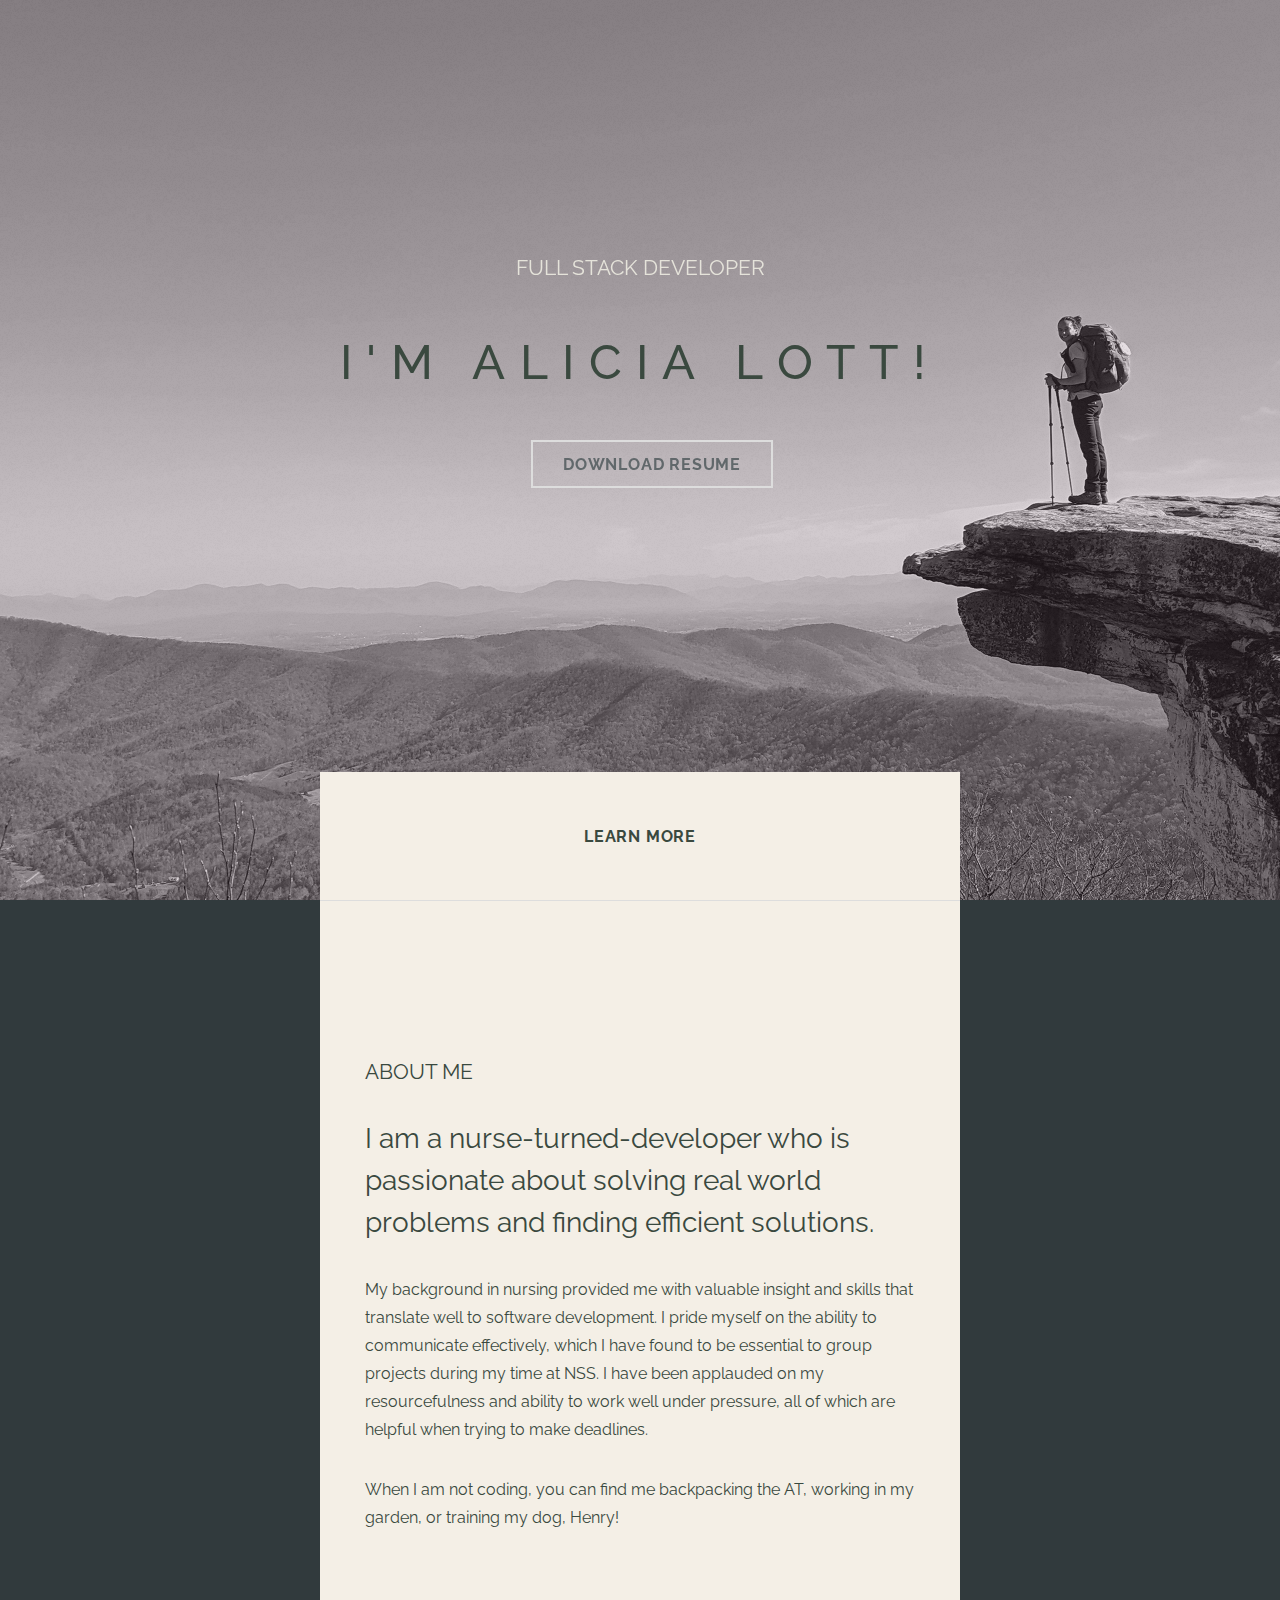
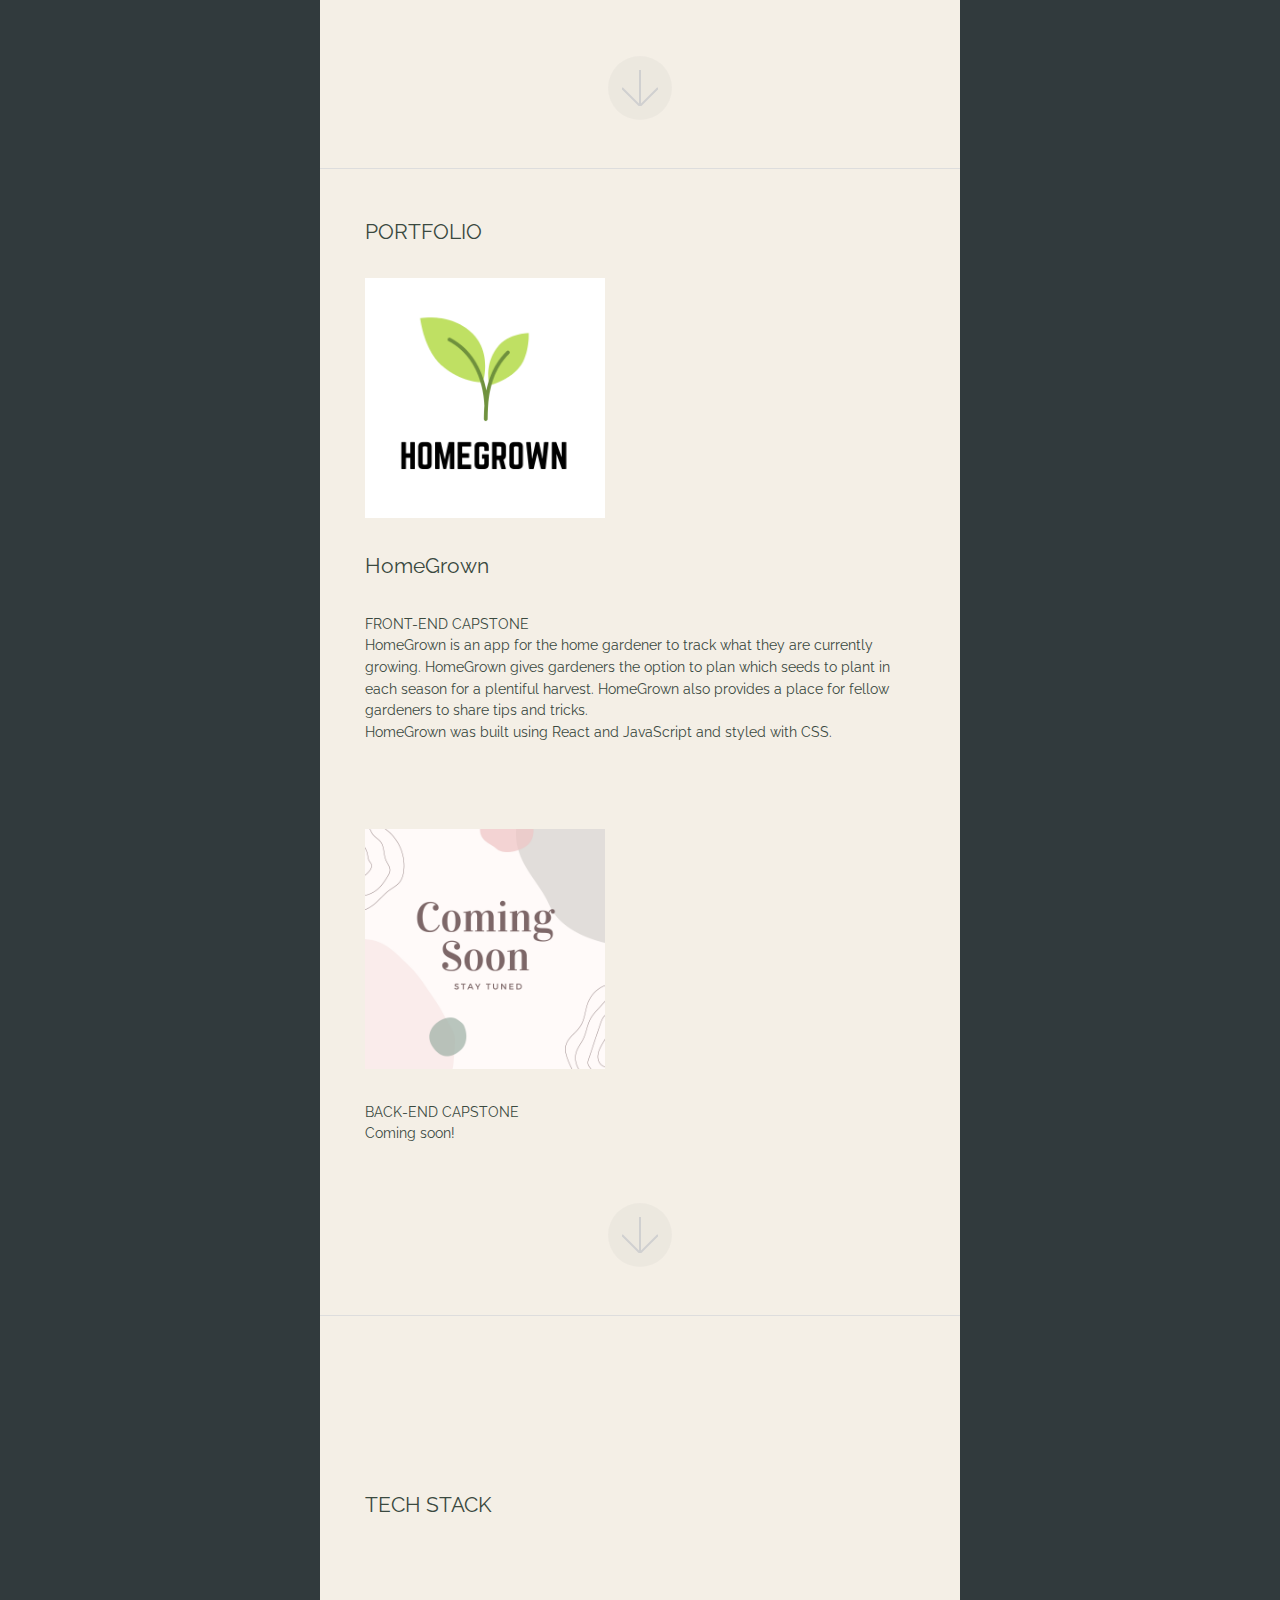
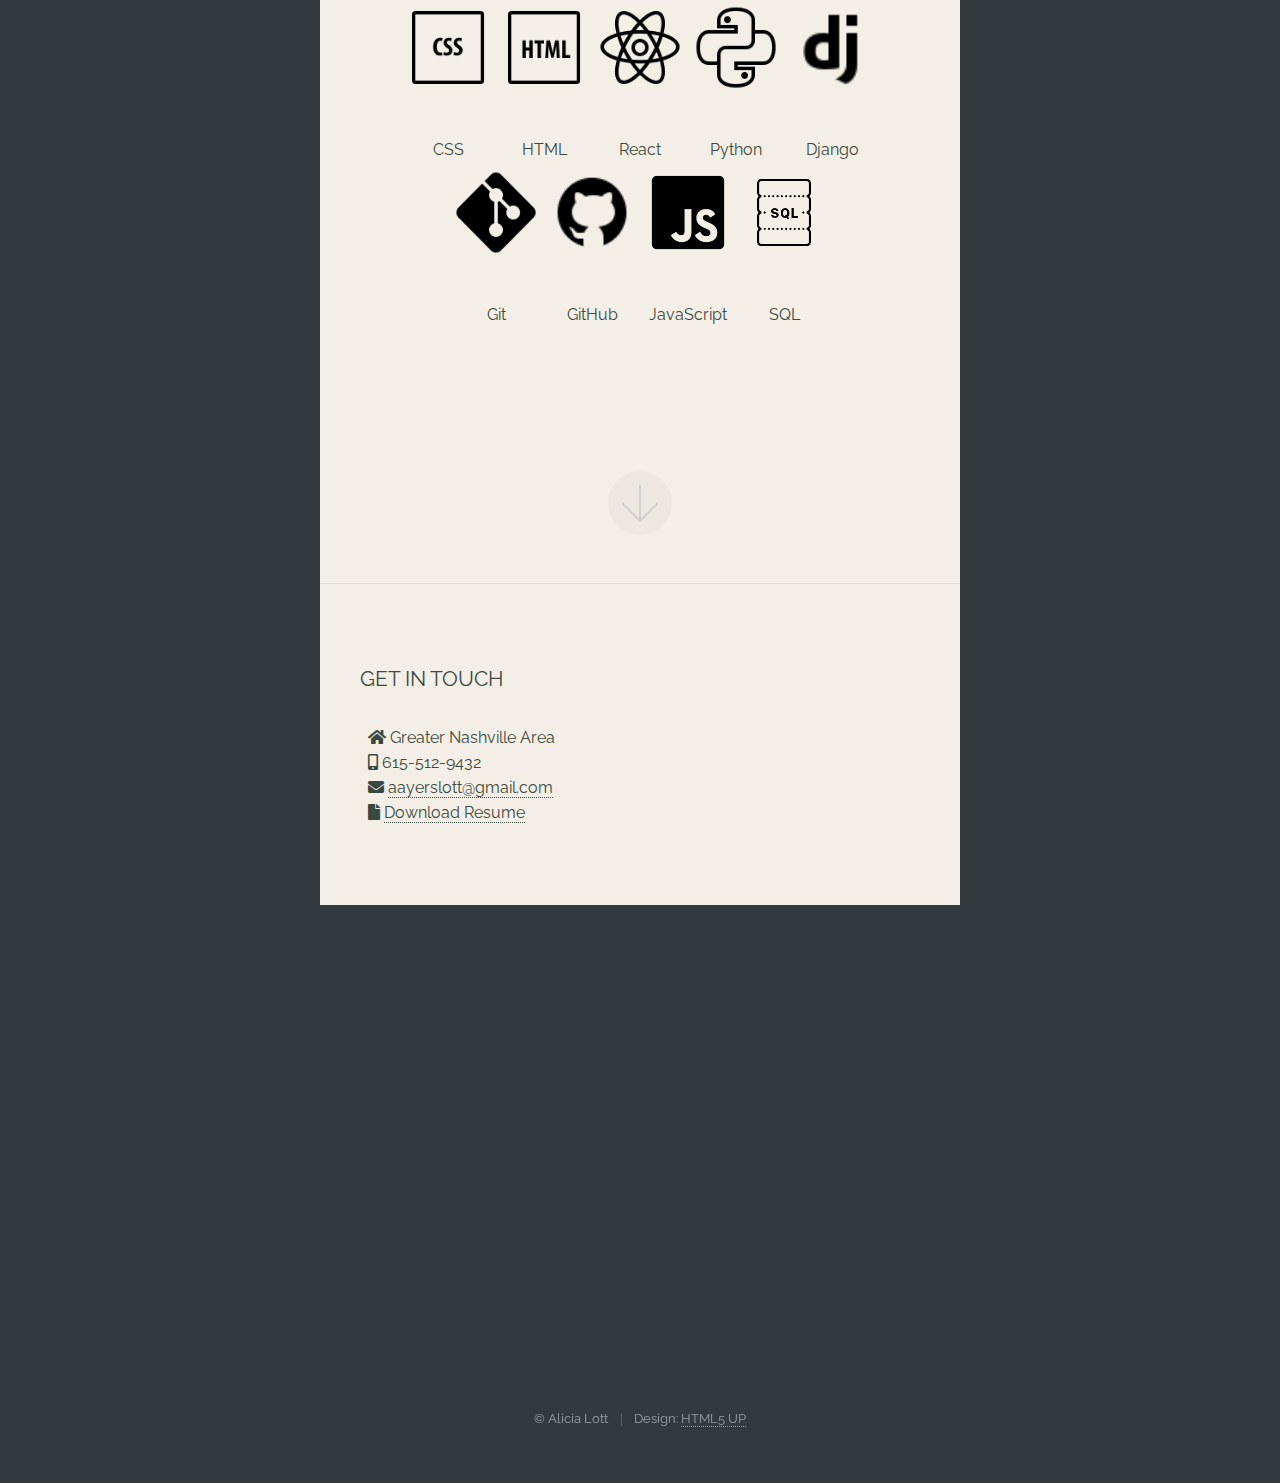
<file: index.html>
<!DOCTYPE HTML>
<!--
	Highlights by HTML5 UP
	html5up.net | @ajlkn
	Free for personal and commercial use under the CCA 3.0 license (html5up.net/license)
-->
<html>
	<head>
		<title>Alicia Lott</title>
		<meta charset="utf-8" />
		<meta name="viewport" content="width=device-width, initial-scale=1, user-scalable=no" />
		<link rel="stylesheet" href="assets/css/main.css" />
	</head>
	<body class="is-preload">

		<!-- Header -->
			<section id="header">
				<header class="major">
					<h3>FULL STACK DEVELOPER</h3>
					<h1>I'm Alicia Lott!</h1>
						<ul class="resume">
						<li><a href="images/alicia_lott_resume.pdf" class="button" target="_blank">Download Resume</a></li>
						</ul>
				</header>
				<div class="container">
					<ul class="actions special">
						<li><a href="#one" class="button primary scrolly">Learn More</a></li>
					</ul>
				</div>
			</section>

		<!-- One -->
			<section id="one" class="main special">
				<div class="container">
					<div class="content">
						<header class="minor">
							<h3>ABOUT ME</h3>
							<h2>I am a nurse-turned-developer who is passionate about solving real world problems and finding efficient solutions.</h2>
						</header>
						<p>My background in nursing provided me with valuable insight and skills that translate well to software development. I pride myself on the ability to communicate effectively, which I have found to be essential to group projects during my time at NSS. I have been applauded on my resourcefulness and ability to work well under pressure, all of which are helpful when trying to make deadlines.</p>
						<p>When I am not coding, you can find me backpacking the AT, working in my garden, or training my dog, Henry!</p>
					</div>
						<a href="#two" class="goto-next scrolly">Next</a>
				</div>
			</section>

		<!-- Two -->
			<section id="two" class="main special">
				<div class="container">
					<div class="content">
						<header class="minor">
							<h3>PORTFOLIO</h3>
						</header>
							<article class="project-portfolio">
								<a href="https://github.com/alic-ayer-lott/home-grown" class="image fit thumb"><img src="images/HomeGrown.png" alt="HomeGrown Logo" /></a>
								<h3>HomeGrown</h3>
								<h5>FRONT-END CAPSTONE</h5>
								<h5>HomeGrown is an app for the home gardener to track what they are currently growing. HomeGrown gives gardeners the option to plan which seeds to plant in each season for a plentiful harvest. HomeGrown also provides a place for fellow gardeners to share tips and tricks.
								</h5>
								<h4>HomeGrown was built using React and JavaScript and styled with CSS.<h4/>
							</article>
							<article class="project-portfolio">
								<a href="images/Coming.png" class="image fit thumb"><img src="images/Coming.png" alt="Coming Soon Logo" /></a>
								<h5>BACK-END CAPSTONE</h5>
								<h4>Coming soon!</h4>
							</article>

					</div>
					<a href="#three" class="goto-next scrolly">Next</a>
				</div>
			</section>

		<!-- Three -->
			<section id="three" class="main special technologies">
				<div class="container">
					<div class="content">
						<header class="tech-stack">
							<h3>TECH STACK</h3>
						</header>
						<div class="icons-grid logo-div">
							<div class="logo">
								<img class="img" src="images/css.png" alt="CSS logo">
								<p>CSS</p>
							</div>
							<div class="logo">
								<img class="img" src="images/html.png" alt="HTML logo">
								<p>HTML</p>
							</div>
							<div class="logo">
								<img class="img" src="images/react-native.png" alt="React logo">
								<p>React</p>
							</div>
							<div class="logo">
								<img class="img" src="images/python.png" alt="Python logo">
								<p>Python</p>
							</div>
							<div class="logo">
								<img class="img" src="images/django.png" alt="Django logo">
								<p>Django</p>
							</div>
							<div class="logo">
								<img class="img" src="images/git.png" alt="Git logo">
								<p>Git</p>
							</div>
							<div class="logo">
								<img class="img" src="images/github.png" alt="GitHub logo">
								<p>GitHub</p>
							</div>
							<div class="logo">
								<img class="img" src="images/javascript.png" alt="JavaScript logo">
								<p>JavaScript</p>
							</div>
							<div class="logo">
								<img class="img" src="images/sql.png" alt="SQL logo">
								<p>SQL</p>
							</div>
						</div>
						</div>
					</div>
					<a href="#footer" class="goto-next scrolly">Next</a>
				</div>
			</section>

		<!-- Four -->
		<!--
			<section id="four" class="main">
				<div class="container">
					<div class="content">
						<header class="major">
							<h2>Elements</h2>
						</header>
						<section>
							<h4>Text</h4>
							<p>This is <b>bold</b> and this is <strong>strong</strong>. This is <i>italic</i> and this is <em>emphasized</em>.
							This is <sup>superscript</sup> text and this is <sub>subscript</sub> text.
							This is <u>underlined</u> and this is code: <code>for (;;) { ... }</code>. Finally, <a href="#">this is a link</a>.</p>
							<hr />
							<header>
								<h4>Heading with a Subtitle</h4>
								<p>Lorem ipsum dolor sit amet nullam id egestas urna aliquam</p>
							</header>
							<p>Nunc lacinia ante nunc ac lobortis. Interdum adipiscing gravida odio porttitor sem non mi integer non faucibus ornare mi ut ante amet placerat aliquet. Volutpat eu sed ante lacinia sapien lorem accumsan varius montes viverra nibh in adipiscing blandit tempus accumsan.</p>
							<header>
								<h5>Heading with a Subtitle</h5>
								<p>Lorem ipsum dolor sit amet nullam id egestas urna aliquam</p>
							</header>
							<p>Nunc lacinia ante nunc ac lobortis. Interdum adipiscing gravida odio porttitor sem non mi integer non faucibus ornare mi ut ante amet placerat aliquet. Volutpat eu sed ante lacinia sapien lorem accumsan varius montes viverra nibh in adipiscing blandit tempus accumsan.</p>
							<hr />
							<h2>Heading Level 2</h2>
							<h3>Heading Level 3</h3>
							<h4>Heading Level 4</h4>
							<h5>Heading Level 5</h5>
							<h6>Heading Level 6</h6>
							<hr />
							<h5>Blockquote</h5>
							<blockquote>Fringilla nisl. Donec accumsan interdum nisi, quis tincidunt felis sagittis eget tempus euismod. Vestibulum ante ipsum primis in faucibus vestibulum. Blandit adipiscing eu felis iaculis volutpat ac adipiscing accumsan faucibus. Vestibulum ante ipsum primis in faucibus lorem ipsum dolor sit amet nullam adipiscing eu felis.</blockquote>
							<h5>Preformatted</h5>
							<pre><code>i = 0;

while (!deck.isInOrder()) {
  print 'Iteration ' + i;
  deck.shuffle();
  i++;
}

print 'It took ' + i + ' iterations to sort the deck.';</code></pre>
						</section>

						<section>
							<h4>Lists</h4>
							<div class="row">
								<div class="col-6 col-12-medium">
									<h5>Unordered</h5>
									<ul>
										<li>Dolor pulvinar etiam.</li>
										<li>Sagittis adipiscing.</li>
										<li>Felis enim feugiat.</li>
									</ul>
									<h5>Alternate</h5>
									<ul class="alt">
										<li>Dolor pulvinar etiam.</li>
										<li>Sagittis adipiscing.</li>
										<li>Felis enim feugiat.</li>
									</ul>
								</div>
								<div class="col-6 col-12-medium">
									<h5>Ordered</h5>
									<ol>
										<li>Dolor pulvinar etiam.</li>
										<li>Etiam vel felis viverra.</li>
										<li>Felis enim feugiat.</li>
										<li>Dolor pulvinar etiam.</li>
										<li>Etiam vel felis lorem.</li>
										<li>Felis enim et feugiat.</li>
									</ol>
									<h5>Icons</h5>
									<ul class="icons">
										<li><a href="#" class="icon brands fa-twitter"><span class="label">Twitter</span></a></li>
										<li><a href="#" class="icon brands fa-facebook-f"><span class="label">Facebook</span></a></li>
										<li><a href="#" class="icon brands fa-instagram"><span class="label">Instagram</span></a></li>
										<li><a href="#" class="icon brands fa-github"><span class="label">Github</span></a></li>
									</ul>
								</div>
							</div>
							<h5>Actions</h5>
							<ul class="actions">
								<li><a href="#" class="button primary">Default</a></li>
								<li><a href="#" class="button">Default</a></li>
							</ul>
							<ul class="actions small">
								<li><a href="#" class="button primary small">Small</a></li>
								<li><a href="#" class="button small">Small</a></li>
							</ul>
							<div class="row">
								<div class="col-6 col-12-small">
									<ul class="actions stacked">
										<li><a href="#" class="button primary">Default</a></li>
										<li><a href="#" class="button">Default</a></li>
									</ul>
								</div>
								<div class="col-6 col-12-small">
									<ul class="actions stacked">
										<li><a href="#" class="button primary small">Small</a></li>
										<li><a href="#" class="button small">Small</a></li>
									</ul>
								</div>
								<div class="col-6 col-12-small">
									<ul class="actions stacked">
										<li><a href="#" class="button primary fit">Default</a></li>
										<li><a href="#" class="button fit">Default</a></li>
									</ul>
								</div>
								<div class="col-6 col-12-small">
									<ul class="actions stacked">
										<li><a href="#" class="button primary small fit">Small</a></li>
										<li><a href="#" class="button small fit">Small</a></li>
									</ul>
								</div>
							</div>
						</section>

						<section>
							<h4>Table</h4>
							<h5>Default</h5>
							<div class="table-wrapper">
								<table>
									<thead>
										<tr>
											<th>Name</th>
											<th>Description</th>
											<th>Price</th>
										</tr>
									</thead>
									<tbody>
										<tr>
											<td>Item One</td>
											<td>Ante turpis integer aliquet porttitor.</td>
											<td>29.99</td>
										</tr>
										<tr>
											<td>Item Two</td>
											<td>Vis ac commodo adipiscing arcu aliquet.</td>
											<td>19.99</td>
										</tr>
										<tr>
											<td>Item Three</td>
											<td> Morbi faucibus arcu accumsan lorem.</td>
											<td>29.99</td>
										</tr>
										<tr>
											<td>Item Four</td>
											<td>Vitae integer tempus condimentum.</td>
											<td>19.99</td>
										</tr>
										<tr>
											<td>Item Five</td>
											<td>Ante turpis integer aliquet porttitor.</td>
											<td>29.99</td>
										</tr>
									</tbody>
									<tfoot>
										<tr>
											<td colspan="2"></td>
											<td>100.00</td>
										</tr>
									</tfoot>
								</table>
							</div>

							<h5>Alternate</h5>
							<div class="table-wrapper">
								<table class="alt">
									<thead>
										<tr>
											<th>Name</th>
											<th>Description</th>
											<th>Price</th>
										</tr>
									</thead>
									<tbody>
										<tr>
											<td>Item One</td>
											<td>Ante turpis integer aliquet porttitor.</td>
											<td>29.99</td>
										</tr>
										<tr>
											<td>Item Two</td>
											<td>Vis ac commodo adipiscing arcu aliquet.</td>
											<td>19.99</td>
										</tr>
										<tr>
											<td>Item Three</td>
											<td> Morbi faucibus arcu accumsan lorem.</td>
											<td>29.99</td>
										</tr>
										<tr>
											<td>Item Four</td>
											<td>Vitae integer tempus condimentum.</td>
											<td>19.99</td>
										</tr>
										<tr>
											<td>Item Five</td>
											<td>Ante turpis integer aliquet porttitor.</td>
											<td>29.99</td>
										</tr>
									</tbody>
									<tfoot>
										<tr>
											<td colspan="2"></td>
											<td>100.00</td>
										</tr>
									</tfoot>
								</table>
							</div>
						</section>

						<section>
							<h4>Buttons</h4>
							<ul class="actions">
								<li><a href="#" class="button primary">Primary</a></li>
								<li><a href="#" class="button">Default</a></li>
							</ul>
							<ul class="actions">
								<li><a href="#" class="button">Default</a></li>
								<li><a href="#" class="button small">Small</a></li>
							</ul>
							<ul class="actions fit">
								<li><a href="#" class="button primary fit">Fit</a></li>
								<li><a href="#" class="button fit">Fit</a></li>
							</ul>
							<ul class="actions fit small">
								<li><a href="#" class="button primary fit small">Fit + Small</a></li>
								<li><a href="#" class="button fit small">Fit + Small</a></li>
							</ul>
							<ul class="actions">
								<li><a href="#" class="button primary icon solid fa-download">Icon</a></li>
								<li><a href="#" class="button icon solid fa-download">Icon</a></li>
							</ul>
							<ul class="actions">
								<li><span class="button primary disabled">Disabled</span></li>
								<li><span class="button disabled">Disabled</span></li>
							</ul>
						</section>

						<section>
							<h4>Form</h4>
							<form method="post" action="#">
								<div class="row gtr-uniform">
									<div class="col-6 col-12-xsmall">
										<input type="text" name="demo-name" id="demo-name" value="" placeholder="Name" />
									</div>
									<div class="col-6 col-12-xsmall">
										<input type="email" name="demo-email" id="demo-email" value="" placeholder="Email" />
									</div>
									<div class="col-12">
										<select name="demo-category" id="demo-category">
											<option value="">- Category -</option>
											<option value="1">Manufacturing</option>
											<option value="1">Shipping</option>
											<option value="1">Administration</option>
											<option value="1">Human Resources</option>
										</select>
									</div>
									<div class="col-4 col-12-small">
										<input type="radio" id="demo-priority-low" name="demo-priority" checked>
										<label for="demo-priority-low">Low</label>
									</div>
									<div class="col-4 col-12-small">
										<input type="radio" id="demo-priority-normal" name="demo-priority">
										<label for="demo-priority-normal">Normal</label>
									</div>
									<div class="col-4 col-12-small">
										<input type="radio" id="demo-priority-high" name="demo-priority">
										<label for="demo-priority-high">High</label>
									</div>
									<div class="col-6 col-12-small">
										<input type="checkbox" id="demo-copy" name="demo-copy">
										<label for="demo-copy">Email me a copy</label>
									</div>
									<div class="col-6 col-12-small">
										<input type="checkbox" id="demo-human" name="demo-human" checked>
										<label for="demo-human">Not a robot</label>
									</div>
									<div class="col-12">
										<textarea name="demo-message" id="demo-message" placeholder="Enter your message" rows="6"></textarea>
									</div>
									<div class="col-12">
										<ul class="actions">
											<li><input type="submit" value="Send Message" class="primary" /></li>
											<li><input type="reset" value="Reset" /></li>
										</ul>
									</div>
								</div>
							</form>
						</section>

						<section>
							<h4>Image</h4>
							<h5>Fit</h5>
							<div class="box alt">
								<div class="row gtr-uniform gtr-50">
									<div class="col-12"><span class="image fit"><img src="images/pic04.jpg" alt="" /></span></div>
									<div class="col-4"><span class="image fit"><img src="images/pic04.jpg" alt="" /></span></div>
									<div class="col-4"><span class="image fit"><img src="images/pic04.jpg" alt="" /></span></div>
									<div class="col-4"><span class="image fit"><img src="images/pic04.jpg" alt="" /></span></div>
									<div class="col-4"><span class="image fit"><img src="images/pic04.jpg" alt="" /></span></div>
									<div class="col-4"><span class="image fit"><img src="images/pic04.jpg" alt="" /></span></div>
									<div class="col-4"><span class="image fit"><img src="images/pic04.jpg" alt="" /></span></div>
									<div class="col-4"><span class="image fit"><img src="images/pic04.jpg" alt="" /></span></div>
									<div class="col-4"><span class="image fit"><img src="images/pic04.jpg" alt="" /></span></div>
									<div class="col-4"><span class="image fit"><img src="images/pic04.jpg" alt="" /></span></div>
								</div>
							</div>
							<h5>Left &amp; Right</h5>
							<p><span class="image left"><img src="images/pic05.jpg" alt="" /></span>Fringilla nisl. Donec accumsan interdum nisi, quis tincidunt felis sagittis eget. tempus euismod. Vestibulum ante ipsum primis in faucibus vestibulum. Blandit adipiscing eu felis iaculis volutpat ac adipiscing accumsan eu faucibus. Integer ac pellentesque praesent tincidunt felis sagittis eget. tempus euismod. Vestibulum ante ipsum primis in faucibus vestibulum. Blandit adipiscing eu felis iaculis volutpat ac adipiscing accumsan eu faucibus. Integer ac pellentesque praesent. Donec accumsan interdum nisi, quis tincidunt felis sagittis eget. tempus euismod. Vestibulum ante ipsum primis in faucibus vestibulum. Blandit adipiscing eu felis iaculis volutpat ac adipiscing accumsan eu faucibus. Integer ac pellentesque praesent tincidunt felis sagittis eget. tempus euismod. Vestibulum ante ipsum primis in faucibus vestibulum. Blandit adipiscing eu felis iaculis volutpat ac adipiscing accumsan eu faucibus. Integer ac pellentesque praesent.</p>
							<p><span class="image right"><img src="images/pic05.jpg" alt="" /></span>Fringilla nisl. Donec accumsan interdum nisi, quis tincidunt felis sagittis eget. tempus euismod. Vestibulum ante ipsum primis in faucibus vestibulum. Blandit adipiscing eu felis iaculis volutpat ac adipiscing accumsan eu faucibus. Integer ac pellentesque praesent tincidunt felis sagittis eget. tempus euismod. Vestibulum ante ipsum primis in faucibus vestibulum. Blandit adipiscing eu felis iaculis volutpat ac adipiscing accumsan eu faucibus. Integer ac pellentesque praesent. Donec accumsan interdum nisi, quis tincidunt felis sagittis eget. tempus euismod. Vestibulum ante ipsum primis in faucibus vestibulum. Blandit adipiscing eu felis iaculis volutpat ac adipiscing accumsan eu faucibus. Integer ac pellentesque praesent tincidunt felis sagittis eget. tempus euismod. Vestibulum ante ipsum primis in faucibus vestibulum. Blandit adipiscing eu felis iaculis volutpat ac adipiscing accumsan eu faucibus. Integer ac pellentesque praesent.</p>
						</section>

					</div>
					<a href="#footer" class="goto-next scrolly">Next</a>
				</div>
			</section>
		-->

		<!-- Footer -->
			<section id="footer">
				<div class="container">
					<header class="minor">
						<h3>GET IN TOUCH</h3>
					</header>
						<div class="row">
						<ul class="labeled-icons">
						<li>
							<h6 class="icon solid fa-home">
								<span class="label">Address</span>
									Greater Nashville Area</h6>
						</li>
						<li>
							<h6 class="icon solid fa-mobile-alt">
								<span class="label">Phone</span>615-512-9432</h6>
						</li>
						<li>
							<h6 class="icon solid fa-envelope">
								<span class="label">Email</span>
								<a href="mailto:aayerslott@gmail.com" target="_blank" >aayerslott@gmail.com</a> </h6>
						</li>
						<li>
							<h6 class="icon solid fa-file">
								<span class="label">Email</span>
								<a href="images/alicia_lott_resume.pdf" target="_blank">Download Resume</a> </h6>
						</li>
						</ul>
						</div>
				</div>
				<footer>
					<!--<ul class="icons">
						<li><a href="#" class="icon brands alt fa-twitter"><span class="label">Twitter</span></a></li>
						<li><a href="#" class="icon brands alt fa-facebook-f"><span class="label">Facebook</span></a></li>
						<li><a href="#" class="icon brands alt fa-instagram"><span class="label">Instagram</span></a></li>
						<li><a href="#" class="icon brands alt fa-dribbble"><span class="label">Dribbble</span></a></li>
						<li><a href="#" class="icon solid alt fa-envelope"><span class="label">Email</span></a></li>
					</ul>-->
					<ul class="copyright">
						<li>&copy; Alicia Lott</li><li>Design: <a href="http://html5up.net">HTML5 UP</a></li>
					</ul>
				</footer>
			</section>

		<!-- Scripts -->
			<script src="assets/js/jquery.min.js"></script>
			<script src="assets/js/jquery.scrollex.min.js"></script>
			<script src="assets/js/jquery.scrolly.min.js"></script>
			<script src="assets/js/browser.min.js"></script>
			<script src="assets/js/breakpoints.min.js"></script>
			<script src="assets/js/util.js"></script>
			<script src="assets/js/main.js"></script>

	</body>
</html>
</file>
<file: assets/css/main.css>
@import url("fontawesome-all.min.css");
@import url("https://fonts.googleapis.com/css?family=Raleway:400,400italic,700,800");

/*
	Highlights by HTML5 UP
	html5up.net | @ajlkn
	Free for personal and commercial use under the CCA 3.0 license (html5up.net/license)
*/

html, body, div, span, applet, object,
iframe, h1, h2, h3, h4, h5, h6, p, blockquote,
pre, a, abbr, acronym, address, big, cite,
code, del, dfn, em, img, ins, kbd, q, s, samp,
small, strike, strong, sub, sup, tt, var, b,
u, i, center, dl, dt, dd, ol, ul, li, fieldset,
form, label, legend, table, caption, tbody,
tfoot, thead, tr, th, td, article, aside,
canvas, details, embed, figure, figcaption,
footer, header, hgroup, menu, nav, output, ruby,
section, summary, time, mark, audio, video {
	margin: 0;
	padding: 0;
	border: 0;
	font-size: 100%;
	font: inherit;
	vertical-align: baseline;}

article, aside, details, figcaption, figure,
footer, header, hgroup, menu, nav, section {
	display: block;}

body {
	line-height: 1;
}

ol, ul {
	list-style: none;
}

blockquote, q {
	quotes: none;
}

	blockquote:before, blockquote:after, q:before, q:after {
		content: '';
		content: none;
	}

table {
	border-collapse: collapse;
	border-spacing: 0;
}

body {
	-webkit-text-size-adjust: none;
}

mark {
	background-color: transparent;
	color: inherit;
}

input::-moz-focus-inner {
	border: 0;
	padding: 0;
}

input, select, textarea {
	-moz-appearance: none;
	-webkit-appearance: none;
	-ms-appearance: none;
	appearance: none;
}

/* Basic */

	html {
		box-sizing: border-box;
	}

	*, *:before, *:after {
		box-sizing: inherit;
	}

	html {
		background-color: #313a3d;
		background-attachment: fixed,						fixed;
		background-image: url("images/overlay.png"), url("../../images/portfolioBW.jpg");
		background-position: top left,					center center;
		background-repeat: repeat,						none;
		background-size: auto,						cover;
	}

	html.is-preload *, html.is-preload *:before, html.is-preload *:after {
		-moz-animation: none !important;
		-webkit-animation: none !important;
		-ms-animation: none !important;
		animation: none !important;
		-moz-transition: none !important;
		-webkit-transition: none !important;
		-ms-transition: none !important;
		transition: none !important;
	}

	html.is-touch {
		height: 100vh;
		overflow: hidden;
	}

		html.is-touch #wrapper {
			-webkit-backface-visibility: hidden;
			-webkit-overflow-scrolling: touch;
			-webkit-transform: translate3d(0, 0, 0);
			height: 100vh;
			overflow: auto;
		}

	body, input, select, textarea {
		color: #3a493f;
		font-family: "Raleway", "Helvetica", sans-serif;
		font-size: 15pt;
		font-weight: 400;
		line-height: 1.75em;
	}

	a {
		-moz-transition: color 0.2s ease-in-out, border-bottom-color 0.2s ease-in-out;
		-webkit-transition: color 0.2s ease-in-out, border-bottom-color 0.2s ease-in-out;
		-ms-transition: color 0.2s ease-in-out, border-bottom-color 0.2s ease-in-out;
		transition: color 0.2s ease-in-out, border-bottom-color 0.2s ease-in-out;
		border-bottom: dotted 1px;
		color: #3a493f;
		text-decoration: none;
	}

		a:hover {
			border-bottom-color: transparent !important;
			color: #8cd1a8 !important;
			text-decoration: none;
		}

	strong, b {
		color: #61686b;
		font-weight: 700;
	}

	em, i {
		font-style: italic;
	}

	p {
		margin: 2em 0 0 0;
	}

	h1{
		color: #3a493f;
		font-family: "Raleway", "Helvetica", sans-serif;
		font-size: 48px;
		font-weight: 500;
		letter-spacing: .3em;
		line-height: 1em;
		margin: 0 0 1em 0;
		text-transform: uppercase;
	}

		h1 a, h2 a, h3 a, h4 a, h5 a, h6 a {
			color: inherit;
			text-decoration: none;
		}

	h2 {
		font-size: 1.75em;
		line-height: 1.5em;
	}

	h3 {
		font-size: 1.3em;
		line-height: 1.5em;
		margin-bottom: 1.5em;
	}

	.tech-stack{
		padding: 0 0 3em 0;
	}

	h4 {
		font-size: 0.9em;
		line-height: 1.5em;
		padding-bottom: 3em;
	}

	h5 {
		font-size: 0.9em;
		line-height: 1.5em;
	}

	h6 {
		font-size: 1em;
		line-height: 1.5em;
	}

	sub {
		font-size: 0.8em;
		position: relative;
		top: 0.5em;
	}

	sup {
		font-size: 0.8em;
		position: relative;
		top: -0.5em;
	}

	hr {
		border: 0;
		border-bottom: solid 1px #dddddd;
		margin: 2em 0;
	}

		hr.major {
			margin: 3em 0;
		}

	blockquote {
		border-left: solid 6px #dddddd;
		font-style: italic;
		margin: 0 0 2em 0;
		padding: 0.5em 0 0.5em 1.5em;
	}

	code {
		background: rgba(144, 144, 144, 0.075);
		font-family: "Courier New", monospace;
		font-size: 0.9em;
		margin: 0 0.25em;
		padding: 0.25em 0.65em;
	}

	pre {
		-webkit-overflow-scrolling: touch;
		font-family: "Courier New", monospace;
		font-size: 0.9em;
		margin: 0 0 2em 0;
	}

		pre code {
			display: block;
			line-height: 1.75em;
			padding: 1em 1.5em;
			overflow-x: auto;
		}

	.align-left {
		text-align: left;
	}

	.align-center {
		text-align: center;
	}

	.align-right {
		text-align: right;
	}

/* Container */

	.container {
		margin: 0 auto;
		max-width: calc(100% - 4em);
		width: 40em;
	}

		.container.xsmall {
			width: 8.75em;
		}

		.container.small {
			width: 17.5em;
		}

		.container.medium {
			width: 26.25em;
		}

		.container.large {
			width: 43.75em;
		}

		.container.xlarge {
			width: 52.5em;
		}

		.container.max {
			width: 100%;
		}

		@media screen and (max-width: 980px) {

			.container {
				width: 80% !important;
				max-width: 100% !important;
			}

		}

		@media screen and (max-width: 480px) {

			.container {
				width: 100% !important;
			}

		}

/* Row */

	.row {
		display: flex;
		flex-wrap: wrap;
		box-sizing: border-box;
		align-items: stretch;
	}

		.row > * {
			box-sizing: border-box;
		}

		.row.gtr-uniform > * > :last-child {
			margin-bottom: 0;
		}

		.row.aln-left {
			justify-content: flex-start;
		}

		.row.aln-center {
			justify-content: center;
		}

		.row.aln-right {
			justify-content: flex-end;
		}

		.row.aln-top {
			align-items: flex-start;
		}

		.row.aln-middle {
			align-items: center;
		}

		.row.aln-bottom {
			align-items: flex-end;
		}

		.row > .imp {
			order: -1;
		}

		.row > .col-1 {
			width: 8.33333%;
		}

		.row > .off-1 {
			margin-left: 8.33333%;
		}

		.row > .col-2 {
			width: 16.66667%;
		}

		.row > .off-2 {
			margin-left: 16.66667%;
		}

		.row > .col-3 {
			width: 25%;
		}

		.row > .off-3 {
			margin-left: 25%;
		}

		.row > .col-4 {
			width: 33.33333%;
		}

		.row > .off-4 {
			margin-left: 33.33333%;
		}

		.row > .col-5 {
			width: 41.66667%;
		}

		.row > .off-5 {
			margin-left: 41.66667%;
		}

		.row > .col-6 {
			width: 50%;
		}

		.row > .off-6 {
			margin-left: 50%;
		}

		.row > .col-7 {
			width: 58.33333%;
		}

		.row > .off-7 {
			margin-left: 58.33333%;
		}

		.row > .col-8 {
			width: 66.66667%;
		}

		.row > .off-8 {
			margin-left: 66.66667%;
		}

		.row > .col-9 {
			width: 75%;
		}

		.row > .off-9 {
			margin-left: 75%;
		}

		.row > .col-10 {
			width: 83.33333%;
		}

		.row > .off-10 {
			margin-left: 83.33333%;
		}

		.row > .col-11 {
			width: 91.66667%;
		}

		.row > .off-11 {
			margin-left: 91.66667%;
		}

		.row > .col-12 {
			width: 100%;
		}

		.row > .off-12 {
			margin-left: 100%;
		}

		.row.gtr-0 {
			margin-top: 0;
			margin-left: 0em;
		}

			.row.gtr-0 > * {
				padding: 0 0 0 0em;
			}

			.row.gtr-0.gtr-uniform {
				margin-top: 0em;
			}

				.row.gtr-0.gtr-uniform > * {
					padding-top: 0em;
				}

		.row.gtr-25 {
			margin-top: 0;
			margin-left: -0.375em;
		}

			.row.gtr-25 > * {
				padding: 0 0 0 0.375em;
			}

			.row.gtr-25.gtr-uniform {
				margin-top: -0.375em;
			}

				.row.gtr-25.gtr-uniform > * {
					padding-top: 0.375em;
				}

		.row.gtr-50 {
			margin-top: 0;
			margin-left: -0.75em;
		}

			.row.gtr-50 > * {
				padding: 0 0 0 0.75em;
			}

			.row.gtr-50.gtr-uniform {
				margin-top: -0.75em;
			}

				.row.gtr-50.gtr-uniform > * {
					padding-top: 0.75em;
				}

		.row {
			margin-top: 0;
			margin-left: -1.5em;
		}

			.row > * {
				padding: 0 0 0 1.5em;
			}

			.row.gtr-uniform {
				margin-top: -1.5em;
			}

				.row.gtr-uniform > * {
					padding-top: 1.5em;
				}

		.row.gtr-150 {
			margin-top: 0;
			margin-left: -2.25em;
		}

			.row.gtr-150 > * {
				padding: 0 0 0 2.25em;
			}

			.row.gtr-150.gtr-uniform {
				margin-top: -2.25em;
			}

				.row.gtr-150.gtr-uniform > * {
					padding-top: 2.25em;
				}

		.row.gtr-200 {
			margin-top: 0;
			margin-left: -3em;
		}

			.row.gtr-200 > * {
				padding: 0 0 0 3em;
			}

			.row.gtr-200.gtr-uniform {
				margin-top: -3em;
			}

				.row.gtr-200.gtr-uniform > * {
					padding-top: 3em;
				}

		@media screen and (max-width: 1680px) {

			.row {
				display: flex;
				flex-wrap: wrap;
				box-sizing: border-box;
				align-items: stretch;
			}

				.row > * {
					box-sizing: border-box;
				}

				.row.gtr-uniform > * > :last-child {
					margin-bottom: 0;
				}

				.row.aln-left {
					justify-content: flex-start;
				}

				.row.aln-center {
					justify-content: center;
				}

				.row.aln-right {
					justify-content: flex-end;
				}

				.row.aln-top {
					align-items: flex-start;
				}

				.row.aln-middle {
					align-items: center;
				}

				.row.aln-bottom {
					align-items: flex-end;
				}

				.row > .imp-large {
					order: -1;
				}

				.row > .col-1-large {
					width: 8.33333%;
				}

				.row > .off-1-large {
					margin-left: 8.33333%;
				}

				.row > .col-2-large {
					width: 16.66667%;
				}

				.row > .off-2-large {
					margin-left: 16.66667%;
				}

				.row > .col-3-large {
					width: 25%;
				}

				.row > .off-3-large {
					margin-left: 25%;
				}

				.row > .col-4-large {
					width: 33.33333%;
				}

				.row > .off-4-large {
					margin-left: 33.33333%;
				}

				.row > .col-5-large {
					width: 41.66667%;
				}

				.row > .off-5-large {
					margin-left: 41.66667%;
				}

				.row > .col-6-large {
					width: 50%;
				}

				.row > .off-6-large {
					margin-left: 50%;
				}

				.row > .col-7-large {
					width: 58.33333%;
				}

				.row > .off-7-large {
					margin-left: 58.33333%;
				}

				.row > .col-8-large {
					width: 66.66667%;
				}

				.row > .off-8-large {
					margin-left: 66.66667%;
				}

				.row > .col-9-large {
					width: 75%;
				}

				.row > .off-9-large {
					margin-left: 75%;
				}

				.row > .col-10-large {
					width: 83.33333%;
				}

				.row > .off-10-large {
					margin-left: 83.33333%;
				}

				.row > .col-11-large {
					width: 91.66667%;
				}

				.row > .off-11-large {
					margin-left: 91.66667%;
				}

				.row > .col-12-large {
					width: 100%;
				}

				.row > .off-12-large {
					margin-left: 100%;
				}

				.row.gtr-0 {
					margin-top: 0;
					margin-left: 0em;
				}

					.row.gtr-0 > * {
						padding: 0 0 0 0em;
					}

					.row.gtr-0.gtr-uniform {
						margin-top: 0em;
					}

						.row.gtr-0.gtr-uniform > * {
							padding-top: 0em;
						}

				.row.gtr-25 {
					margin-top: 0;
					margin-left: -0.375em;
				}

					.row.gtr-25 > * {
						padding: 0 0 0 0.375em;
					}

					.row.gtr-25.gtr-uniform {
						margin-top: -0.375em;
					}

						.row.gtr-25.gtr-uniform > * {
							padding-top: 0.375em;
						}

				.row.gtr-50 {
					margin-top: 0;
					margin-left: -0.75em;
				}

					.row.gtr-50 > * {
						padding: 0 0 0 0.75em;
					}

					.row.gtr-50.gtr-uniform {
						margin-top: -0.75em;
					}

						.row.gtr-50.gtr-uniform > * {
							padding-top: 0.75em;
						}

				.row {
					margin-top: 0;
					margin-left: -1.5em;
				}

					.row > * {
						padding: 0 0 0 1.5em;
					}

					.row.gtr-uniform {
						margin-top: -1.5em;
					}

						.row.gtr-uniform > * {
							padding-top: 1.5em;
						}

				.row.gtr-150 {
					margin-top: 0;
					margin-left: -2.25em;
				}

					.row.gtr-150 > * {
						padding: 0 0 0 2.25em;
					}

					.row.gtr-150.gtr-uniform {
						margin-top: -2.25em;
					}

						.row.gtr-150.gtr-uniform > * {
							padding-top: 2.25em;
						}

				.row.gtr-200 {
					margin-top: 0;
					margin-left: -3em;
				}

					.row.gtr-200 > * {
						padding: 0 0 0 3em;
					}

					.row.gtr-200.gtr-uniform {
						margin-top: -3em;
					}

						.row.gtr-200.gtr-uniform > * {
							padding-top: 3em;
						}

		}

		@media screen and (max-width: 980px) {

			.row {
				display: flex;
				flex-wrap: wrap;
				box-sizing: border-box;
				align-items: stretch;
			}

				.row > * {
					box-sizing: border-box;
				}

				.row.gtr-uniform > * > :last-child {
					margin-bottom: 0;
				}

				.row.aln-left {
					justify-content: flex-start;
				}

				.row.aln-center {
					justify-content: center;
				}

				.row.aln-right {
					justify-content: flex-end;
				}

				.row.aln-top {
					align-items: flex-start;
				}

				.row.aln-middle {
					align-items: center;
				}

				.row.aln-bottom {
					align-items: flex-end;
				}

				.row > .imp-medium {
					order: -1;
				}

				.row > .col-1-medium {
					width: 8.33333%;
				}

				.row > .off-1-medium {
					margin-left: 8.33333%;
				}

				.row > .col-2-medium {
					width: 16.66667%;
				}

				.row > .off-2-medium {
					margin-left: 16.66667%;
				}

				.row > .col-3-medium {
					width: 25%;
				}

				.row > .off-3-medium {
					margin-left: 25%;
				}

				.row > .col-4-medium {
					width: 33.33333%;
				}

				.row > .off-4-medium {
					margin-left: 33.33333%;
				}

				.row > .col-5-medium {
					width: 41.66667%;
				}

				.row > .off-5-medium {
					margin-left: 41.66667%;
				}

				.row > .col-6-medium {
					width: 50%;
				}

				.row > .off-6-medium {
					margin-left: 50%;
				}

				.row > .col-7-medium {
					width: 58.33333%;
				}

				.row > .off-7-medium {
					margin-left: 58.33333%;
				}

				.row > .col-8-medium {
					width: 66.66667%;
				}

				.row > .off-8-medium {
					margin-left: 66.66667%;
				}

				.row > .col-9-medium {
					width: 75%;
				}

				.row > .off-9-medium {
					margin-left: 75%;
				}

				.row > .col-10-medium {
					width: 83.33333%;
				}

				.row > .off-10-medium {
					margin-left: 83.33333%;
				}

				.row > .col-11-medium {
					width: 91.66667%;
				}

				.row > .off-11-medium {
					margin-left: 91.66667%;
				}

				.row > .col-12-medium {
					width: 100%;
				}

				.row > .off-12-medium {
					margin-left: 100%;
				}

				.row.gtr-0 {
					margin-top: 0;
					margin-left: 0em;
				}

					.row.gtr-0 > * {
						padding: 0 0 0 0em;
					}

					.row.gtr-0.gtr-uniform {
						margin-top: 0em;
					}

						.row.gtr-0.gtr-uniform > * {
							padding-top: 0em;
						}

				.row.gtr-25 {
					margin-top: 0;
					margin-left: -0.375em;
				}

					.row.gtr-25 > * {
						padding: 0 0 0 0.375em;
					}

					.row.gtr-25.gtr-uniform {
						margin-top: -0.375em;
					}

						.row.gtr-25.gtr-uniform > * {
							padding-top: 0.375em;
						}

				.row.gtr-50 {
					margin-top: 0;
					margin-left: -0.75em;
				}

					.row.gtr-50 > * {
						padding: 0 0 0 0.75em;
					}

					.row.gtr-50.gtr-uniform {
						margin-top: -0.75em;
					}

						.row.gtr-50.gtr-uniform > * {
							padding-top: 0.75em;
						}

				.row {
					margin-top: 0;
					margin-left: -1.5em;
				}

					.row > * {
						padding: 0 0 0 1.5em;
					}

					.row.gtr-uniform {
						margin-top: -1.5em;
					}

						.row.gtr-uniform > * {
							padding-top: 1.5em;
						}

				.row.gtr-150 {
					margin-top: 0;
					margin-left: -2.25em;
				}

					.row.gtr-150 > * {
						padding: 0 0 0 2.25em;
					}

					.row.gtr-150.gtr-uniform {
						margin-top: -2.25em;
					}

						.row.gtr-150.gtr-uniform > * {
							padding-top: 2.25em;
						}

				.row.gtr-200 {
					margin-top: 0;
					margin-left: -3em;
				}

					.row.gtr-200 > * {
						padding: 0 0 0 3em;
					}

					.row.gtr-200.gtr-uniform {
						margin-top: -3em;
					}

						.row.gtr-200.gtr-uniform > * {
							padding-top: 3em;
						}

		}

		@media screen and (max-width: 736px) {

			.row {
				display: flex;
				flex-wrap: wrap;
				box-sizing: border-box;
				align-items: stretch;
			}

				.row > * {
					box-sizing: border-box;
				}

				.row.gtr-uniform > * > :last-child {
					margin-bottom: 0;
				}

				.row.aln-left {
					justify-content: flex-start;
				}

				.row.aln-center {
					justify-content: center;
				}

				.row.aln-right {
					justify-content: flex-end;
				}

				.row.aln-top {
					align-items: flex-start;
				}

				.row.aln-middle {
					align-items: center;
				}

				.row.aln-bottom {
					align-items: flex-end;
				}

				.row > .imp-small {
					order: -1;
				}

				.row > .col-1-small {
					width: 8.33333%;
				}

				.row > .off-1-small {
					margin-left: 8.33333%;
				}

				.row > .col-2-small {
					width: 16.66667%;
				}

				.row > .off-2-small {
					margin-left: 16.66667%;
				}

				.row > .col-3-small {
					width: 25%;
				}

				.row > .off-3-small {
					margin-left: 25%;
				}

				.row > .col-4-small {
					width: 33.33333%;
				}

				.row > .off-4-small {
					margin-left: 33.33333%;
				}

				.row > .col-5-small {
					width: 41.66667%;
				}

				.row > .off-5-small {
					margin-left: 41.66667%;
				}

				.row > .col-6-small {
					width: 50%;
				}

				.row > .off-6-small {
					margin-left: 50%;
				}

				.row > .col-7-small {
					width: 58.33333%;
				}

				.row > .off-7-small {
					margin-left: 58.33333%;
				}

				.row > .col-8-small {
					width: 66.66667%;
				}

				.row > .off-8-small {
					margin-left: 66.66667%;
				}

				.row > .col-9-small {
					width: 75%;
				}

				.row > .off-9-small {
					margin-left: 75%;
				}

				.row > .col-10-small {
					width: 83.33333%;
				}

				.row > .off-10-small {
					margin-left: 83.33333%;
				}

				.row > .col-11-small {
					width: 91.66667%;
				}

				.row > .off-11-small {
					margin-left: 91.66667%;
				}

				.row > .col-12-small {
					width: 100%;
				}

				.row > .off-12-small {
					margin-left: 100%;
				}

				.row.gtr-0 {
					margin-top: 0;
					margin-left: 0em;
				}

					.row.gtr-0 > * {
						padding: 0 0 0 0em;
					}

					.row.gtr-0.gtr-uniform {
						margin-top: 0em;
					}

						.row.gtr-0.gtr-uniform > * {
							padding-top: 0em;
						}

				.row.gtr-25 {
					margin-top: 0;
					margin-left: -0.25em;
				}

					.row.gtr-25 > * {
						padding: 0 0 0 0.25em;
					}

					.row.gtr-25.gtr-uniform {
						margin-top: -0.25em;
					}

						.row.gtr-25.gtr-uniform > * {
							padding-top: 0.25em;
						}

				.row.gtr-50 {
					margin-top: 0;
					margin-left: -0.5em;
				}

					.row.gtr-50 > * {
						padding: 0 0 0 0.5em;
					}

					.row.gtr-50.gtr-uniform {
						margin-top: -0.5em;
					}

						.row.gtr-50.gtr-uniform > * {
							padding-top: 0.5em;
						}

				.row {
					margin-top: 0;
					margin-left: -1em;
				}

					.row > * {
						padding: 0 0 0 1em;
					}

					.row.gtr-uniform {
						margin-top: -1em;
					}

						.row.gtr-uniform > * {
							padding-top: 1em;
						}

				.row.gtr-150 {
					margin-top: 0;
					margin-left: -1.5em;
				}

					.row.gtr-150 > * {
						padding: 0 0 0 1.5em;
					}

					.row.gtr-150.gtr-uniform {
						margin-top: -1.5em;
					}

						.row.gtr-150.gtr-uniform > * {
							padding-top: 1.5em;
						}

				.row.gtr-200 {
					margin-top: 0;
					margin-left: -2em;
				}

					.row.gtr-200 > * {
						padding: 0 0 0 2em;
					}

					.row.gtr-200.gtr-uniform {
						margin-top: -2em;
					}

						.row.gtr-200.gtr-uniform > * {
							padding-top: 2em;
						}

		}

		@media screen and (max-width: 480px) {

			.row {
				display: flex;
				flex-wrap: wrap;
				box-sizing: border-box;
				align-items: stretch;
			}

				.row > * {
					box-sizing: border-box;
				}

				.row.gtr-uniform > * > :last-child {
					margin-bottom: 0;
				}

				.row.aln-left {
					justify-content: flex-start;
				}

				.row.aln-center {
					justify-content: center;
				}

				.row.aln-right {
					justify-content: flex-end;
				}

				.row.aln-top {
					align-items: flex-start;
				}

				.row.aln-middle {
					align-items: center;
				}

				.row.aln-bottom {
					align-items: flex-end;
				}

				.row > .imp-xsmall {
					order: -1;
				}

				.row > .col-1-xsmall {
					width: 8.33333%;
				}

				.row > .off-1-xsmall {
					margin-left: 8.33333%;
				}

				.row > .col-2-xsmall {
					width: 16.66667%;
				}

				.row > .off-2-xsmall {
					margin-left: 16.66667%;
				}

				.row > .col-3-xsmall {
					width: 25%;
				}

				.row > .off-3-xsmall {
					margin-left: 25%;
				}

				.row > .col-4-xsmall {
					width: 33.33333%;
				}

				.row > .off-4-xsmall {
					margin-left: 33.33333%;
				}

				.row > .col-5-xsmall {
					width: 41.66667%;
				}

				.row > .off-5-xsmall {
					margin-left: 41.66667%;
				}

				.row > .col-6-xsmall {
					width: 50%;
				}

				.row > .off-6-xsmall {
					margin-left: 50%;
				}

				.row > .col-7-xsmall {
					width: 58.33333%;
				}

				.row > .off-7-xsmall {
					margin-left: 58.33333%;
				}

				.row > .col-8-xsmall {
					width: 66.66667%;
				}

				.row > .off-8-xsmall {
					margin-left: 66.66667%;
				}

				.row > .col-9-xsmall {
					width: 75%;
				}

				.row > .off-9-xsmall {
					margin-left: 75%;
				}

				.row > .col-10-xsmall {
					width: 83.33333%;
				}

				.row > .off-10-xsmall {
					margin-left: 83.33333%;
				}

				.row > .col-11-xsmall {
					width: 91.66667%;
				}

				.row > .off-11-xsmall {
					margin-left: 91.66667%;
				}

				.row > .col-12-xsmall {
					width: 100%;
				}

				.row > .off-12-xsmall {
					margin-left: 100%;
				}

				.row.gtr-0 {
					margin-top: 0;
					margin-left: 0em;
				}

					.row.gtr-0 > * {
						padding: 0 0 0 0em;
					}

					.row.gtr-0.gtr-uniform {
						margin-top: 0em;
					}

						.row.gtr-0.gtr-uniform > * {
							padding-top: 0em;
						}

				.row.gtr-25 {
					margin-top: 0;
					margin-left: -0.25em;
				}

					.row.gtr-25 > * {
						padding: 0 0 0 0.25em;
					}

					.row.gtr-25.gtr-uniform {
						margin-top: -0.25em;
					}

						.row.gtr-25.gtr-uniform > * {
							padding-top: 0.25em;
						}

				.row.gtr-50 {
					margin-top: 0;
					margin-left: -0.5em;
				}

					.row.gtr-50 > * {
						padding: 0 0 0 0.5em;
					}

					.row.gtr-50.gtr-uniform {
						margin-top: -0.5em;
					}

						.row.gtr-50.gtr-uniform > * {
							padding-top: 0.5em;
						}

				.row {
					margin-top: 0;
					margin-left: -1em;
				}

					.row > * {
						padding: 0 0 0 1em;
					}

					.row.gtr-uniform {
						margin-top: -1em;
					}

						.row.gtr-uniform > * {
							padding-top: 1em;
						}

				.row.gtr-150 {
					margin-top: 0;
					margin-left: -1.5em;
				}

					.row.gtr-150 > * {
						padding: 0 0 0 1.5em;
					}

					.row.gtr-150.gtr-uniform {
						margin-top: -1.5em;
					}

						.row.gtr-150.gtr-uniform > * {
							padding-top: 1.5em;
						}

				.row.gtr-200 {
					margin-top: 0;
					margin-left: -2em;
				}

					.row.gtr-200 > * {
						padding: 0 0 0 2em;
					}

					.row.gtr-200.gtr-uniform {
						margin-top: -2em;
					}

						.row.gtr-200.gtr-uniform > * {
							padding-top: 2em;
						}

		}

/* Loader */

	@-moz-keyframes spinner-show {
		0% {
			opacity: 0;
		}

		100% {
			opacity: 1;
		}
	}

	@-webkit-keyframes spinner-show {
		0% {
			opacity: 0;
		}

		100% {
			opacity: 1;
		}
	}

	@-ms-keyframes spinner-show {
		0% {
			opacity: 0;
		}

		100% {
			opacity: 1;
		}
	}

	@keyframes spinner-show {
		0% {
			opacity: 0;
		}

		100% {
			opacity: 1;
		}
	}

	@-moz-keyframes spinner-hide {
		0% {
			color: #464e50;
			z-index: 10001;
			-moz-transform: scale(1) rotate(0deg);
			-webkit-transform: scale(1) rotate(0deg);
			-ms-transform: scale(1) rotate(0deg);
			transform: scale(1) rotate(0deg);
		}

		99% {
			color: #313a3d;
			z-index: 10001;
			-moz-transform: scale(0.5) rotate(360deg);
			-webkit-transform: scale(0.5) rotate(360deg);
			-ms-transform: scale(0.5) rotate(360deg);
			transform: scale(0.5) rotate(360deg);
		}

		100% {
			color: #313a3d;
			z-index: -1;
			-moz-transform: scale(0) rotate(360deg);
			-webkit-transform: scale(0) rotate(360deg);
			-ms-transform: scale(0) rotate(360deg);
			transform: scale(0) rotate(360deg);
		}
	}

	@-webkit-keyframes spinner-hide {
		0% {
			color: #464e50;
			z-index: 10001;
			-moz-transform: scale(1) rotate(0deg);
			-webkit-transform: scale(1) rotate(0deg);
			-ms-transform: scale(1) rotate(0deg);
			transform: scale(1) rotate(0deg);
		}

		99% {
			color: #313a3d;
			z-index: 10001;
			-moz-transform: scale(0.5) rotate(360deg);
			-webkit-transform: scale(0.5) rotate(360deg);
			-ms-transform: scale(0.5) rotate(360deg);
			transform: scale(0.5) rotate(360deg);
		}

		100% {
			color: #313a3d;
			z-index: -1;
			-moz-transform: scale(0) rotate(360deg);
			-webkit-transform: scale(0) rotate(360deg);
			-ms-transform: scale(0) rotate(360deg);
			transform: scale(0) rotate(360deg);
		}
	}

	@-ms-keyframes spinner-hide {
		0% {
			color: #464e50;
			z-index: 10001;
			-moz-transform: scale(1) rotate(0deg);
			-webkit-transform: scale(1) rotate(0deg);
			-ms-transform: scale(1) rotate(0deg);
			transform: scale(1) rotate(0deg);
		}

		99% {
			color: #313a3d;
			z-index: 10001;
			-moz-transform: scale(0.5) rotate(360deg);
			-webkit-transform: scale(0.5) rotate(360deg);
			-ms-transform: scale(0.5) rotate(360deg);
			transform: scale(0.5) rotate(360deg);
		}

		100% {
			color: #313a3d;
			z-index: -1;
			-moz-transform: scale(0) rotate(360deg);
			-webkit-transform: scale(0) rotate(360deg);
			-ms-transform: scale(0) rotate(360deg);
			transform: scale(0) rotate(360deg);
		}
	}

	@keyframes spinner-hide {
		0% {
			color: #464e50;
			z-index: 10001;
			-moz-transform: scale(1) rotate(0deg);
			-webkit-transform: scale(1) rotate(0deg);
			-ms-transform: scale(1) rotate(0deg);
			transform: scale(1) rotate(0deg);
		}

		99% {
			color: #313a3d;
			z-index: 10001;
			-moz-transform: scale(0.5) rotate(360deg);
			-webkit-transform: scale(0.5) rotate(360deg);
			-ms-transform: scale(0.5) rotate(360deg);
			transform: scale(0.5) rotate(360deg);
		}

		100% {
			color: #313a3d;
			z-index: -1;
			-moz-transform: scale(0) rotate(360deg);
			-webkit-transform: scale(0) rotate(360deg);
			-ms-transform: scale(0) rotate(360deg);
			transform: scale(0) rotate(360deg);
		}
	}

	@-moz-keyframes spinner-rotate {
		0% {
			-moz-transform: scale(1) rotate(0deg);
			-webkit-transform: scale(1) rotate(0deg);
			-ms-transform: scale(1) rotate(0deg);
			transform: scale(1) rotate(0deg);
		}

		100% {
			-moz-transform: scale(1) rotate(360deg);
			-webkit-transform: scale(1) rotate(360deg);
			-ms-transform: scale(1) rotate(360deg);
			transform: scale(1) rotate(360deg);
		}
	}

	@-webkit-keyframes spinner-rotate {
		0% {
			-moz-transform: scale(1) rotate(0deg);
			-webkit-transform: scale(1) rotate(0deg);
			-ms-transform: scale(1) rotate(0deg);
			transform: scale(1) rotate(0deg);
		}

		100% {
			-moz-transform: scale(1) rotate(360deg);
			-webkit-transform: scale(1) rotate(360deg);
			-ms-transform: scale(1) rotate(360deg);
			transform: scale(1) rotate(360deg);
		}
	}

	@-ms-keyframes spinner-rotate {
		0% {
			-moz-transform: scale(1) rotate(0deg);
			-webkit-transform: scale(1) rotate(0deg);
			-ms-transform: scale(1) rotate(0deg);
			transform: scale(1) rotate(0deg);
		}

		100% {
			-moz-transform: scale(1) rotate(360deg);
			-webkit-transform: scale(1) rotate(360deg);
			-ms-transform: scale(1) rotate(360deg);
			transform: scale(1) rotate(360deg);
		}
	}

	@keyframes spinner-rotate {
		0% {
			-moz-transform: scale(1) rotate(0deg);
			-webkit-transform: scale(1) rotate(0deg);
			-ms-transform: scale(1) rotate(0deg);
			transform: scale(1) rotate(0deg);
		}

		100% {
			-moz-transform: scale(1) rotate(360deg);
			-webkit-transform: scale(1) rotate(360deg);
			-ms-transform: scale(1) rotate(360deg);
			transform: scale(1) rotate(360deg);
		}
	}

	@-moz-keyframes overlay-hide {
		0% {
			opacity: 1;
			z-index: 10000;
		}

		15% {
			opacity: 1;
			z-index: 10000;
		}

		99% {
			opacity: 0;
			z-index: 10000;
		}

		100% {
			opacity: 0;
			z-index: -1;
		}
	}

	@-webkit-keyframes overlay-hide {
		0% {
			opacity: 1;
			z-index: 10000;
		}

		15% {
			opacity: 1;
			z-index: 10000;
		}

		99% {
			opacity: 0;
			z-index: 10000;
		}

		100% {
			opacity: 0;
			z-index: -1;
		}
	}

	@-ms-keyframes overlay-hide {
		0% {
			opacity: 1;
			z-index: 10000;
		}

		15% {
			opacity: 1;
			z-index: 10000;
		}

		99% {
			opacity: 0;
			z-index: 10000;
		}

		100% {
			opacity: 0;
			z-index: -1;
		}
	}

	@keyframes overlay-hide {
		0% {
			opacity: 1;
			z-index: 10000;
		}

		15% {
			opacity: 1;
			z-index: 10000;
		}

		99% {
			opacity: 0;
			z-index: 10000;
		}

		100% {
			opacity: 0;
			z-index: -1;
		}
	}

	html body {
		text-decoration: none;
	}

		html body:before {
			-moz-osx-font-smoothing: grayscale;
			-webkit-font-smoothing: antialiased;
			display: inline-block;
			font-style: normal;
			font-variant: normal;
			text-rendering: auto;
			line-height: 1;
			text-transform: none !important;
			font-family: 'Font Awesome 5 Free';
			font-weight: 900;
		}

		html body:before {
			-moz-animation: spinner-show 1.5s 1 0.25s ease forwards, spinner-hide 0.25s ease-in-out forwards !important;
			-webkit-animation: spinner-show 1.5s 1 0.25s ease forwards, spinner-hide 0.25s ease-in-out forwards !important;
			-ms-animation: spinner-show 1.5s 1 0.25s ease forwards, spinner-hide 0.25s ease-in-out forwards !important;
			animation: spinner-show 1.5s 1 0.25s ease forwards, spinner-hide 0.25s ease-in-out forwards !important;
			-moz-transform-origin: 50% 50%;
			-webkit-transform-origin: 50% 50%;
			-ms-transform-origin: 50% 50%;
			transform-origin: 50% 50%;
			color: #464e50;
			content: '\f1ce';
			cursor: default;
			display: block;
			font-size: 2em;
			height: 2em;
			left: 50%;
			opacity: 0;
			line-height: 2em;
			margin: -1em 0 0 -1em;
			position: fixed;
			text-align: center;
			top: 50%;
			width: 2em;
			z-index: -1;
		}

		html body:after {
			-moz-animation: overlay-hide 1s ease-in forwards !important;
			-webkit-animation: overlay-hide 1s ease-in forwards !important;
			-ms-animation: overlay-hide 1s ease-in forwards !important;
			animation: overlay-hide 1s ease-in forwards !important;
			background: #313a3d;
			content: '';
			display: block;
			height: 100%;
			left: 0;
			opacity: 0;
			position: fixed;
			top: 0;
			width: 100%;
			z-index: -1;
		}

	html.is-preload body:before {
		-moz-animation: spinner-show 1.5s 1 0.25s ease forwards, spinner-rotate 0.75s infinite linear !important;
		-webkit-animation: spinner-show 1.5s 1 0.25s ease forwards, spinner-rotate 0.75s infinite linear !important;
		-ms-animation: spinner-show 1.5s 1 0.25s ease forwards, spinner-rotate 0.75s infinite linear !important;
		animation: spinner-show 1.5s 1 0.25s ease forwards, spinner-rotate 0.75s infinite linear !important;
		z-index: 10001;
	}

	html.is-preload body:after {
		-moz-animation: none !important;
		-webkit-animation: none !important;
		-ms-animation: none !important;
		animation: none !important;
		opacity: 1;
		z-index: 10000;
	}

	@media (-webkit-min-device-pixel-ratio: 2) {

		html body:before {
			line-height: 2.025em;
		}

	}

/* Section/Article */

	section.special, article.special {
		text-align: left;
	}

	header p {
		color: #a8b0b3;
		letter-spacing: 0.05em;
		text-transform: uppercase;
	}

	header h1 + p {
		margin-top: -1em;
	}

	header h2 + p {
		margin-top: -1em;
	}

	header h3 + p {
		margin-top: -0.8em;
	}

	header h4 + p,
	header h5 + p,
	header h6 + p {
		font-size: 0.8em;
		margin-top: -0.6em;
	}

	header.major {
		text-align: center;
	}

	header.minor{
		text-align: left;
	}

		header.major h1, header.major h2, header.major h3, header.major h4, header.major h5, header.major h6 {
			position: relative;
		}

			header.major h1:after, header.major h2:after, header.major h3:after, header.major h4:after, header.major h5:after, header.major h6:after {
				background: #dddddd;
				display: block;
				height: 2px;
				margin: 0.75em auto 0 auto;
				position: relative;
				width: 4em;
			}

		header.major p {
			margin-top: 0;
		}

/* Form */

	form {
		margin: 0 0 2em 0;
	}

	label {
		color: #61686b;
		display: block;
		font-size: 0.9em;
		font-weight: 700;
		margin: 0 0 1em 0;
	}

	input[type="text"],
	input[type="password"],
	input[type="email"],
	select,
	textarea {
		-moz-appearance: none;
		-webkit-appearance: none;
		-ms-appearance: none;
		appearance: none;
		background: rgba(144, 144, 144, 0.15);
		border-radius: 0;
		border: none;
		color: inherit;
		display: block;
		outline: 0;
		padding: 0 1em;
		text-decoration: none;
		width: 100%;
	}

		input[type="text"]:invalid,
		input[type="password"]:invalid,
		input[type="email"]:invalid,
		select:invalid,
		textarea:invalid {
			box-shadow: none;
		}

		input[type="text"]:focus,
		input[type="password"]:focus,
		input[type="email"]:focus,
		select:focus,
		textarea:focus {
			box-shadow: inset 0 0 0 2px #8cd1a8;
		}

	select {
		background-image: url("data:image/svg+xml;charset=utf8,%3Csvg xmlns='http://www.w3.org/2000/svg' width='40' height='40' preserveAspectRatio='none' viewBox='0 0 40 40'%3E%3Cpath d='M9.4,12.3l10.4,10.4l10.4-10.4c0.2-0.2,0.5-0.4,0.9-0.4c0.3,0,0.6,0.1,0.9,0.4l3.3,3.3c0.2,0.2,0.4,0.5,0.4,0.9 c0,0.4-0.1,0.6-0.4,0.9L20.7,31.9c-0.2,0.2-0.5,0.4-0.9,0.4c-0.3,0-0.6-0.1-0.9-0.4L4.3,17.3c-0.2-0.2-0.4-0.5-0.4-0.9 c0-0.4,0.1-0.6,0.4-0.9l3.3-3.3c0.2-0.2,0.5-0.4,0.9-0.4S9.1,12.1,9.4,12.3z' fill='%23a8b0b3' /%3E%3C/svg%3E");
		background-size: 1.25rem;
		background-repeat: no-repeat;
		background-position: calc(100% - 1rem) center;
		height: 3em;
		padding-right: 3em;
		text-overflow: ellipsis;
	}

		select option {
			color: #61686b;
			background: #fff;
		}

		select:focus::-ms-value {
			background-color: transparent;
		}

		select::-ms-expand {
			display: none;
		}

	input[type="text"],
	input[type="password"],
	input[type="email"],
	select {
		height: 3em;
	}

	textarea {
		padding: 0.75em 1em;
	}

	input[type="checkbox"],
	input[type="radio"] {
		-moz-appearance: none;
		-webkit-appearance: none;
		-ms-appearance: none;
		appearance: none;
		display: block;
		float: left;
		margin-right: -2em;
		opacity: 0;
		width: 1em;
		z-index: -1;
	}

		input[type="checkbox"] + label,
		input[type="radio"] + label {
			text-decoration: none;
			color: #6f7577;
			cursor: pointer;
			display: inline-block;
			font-size: 1em;
			font-weight: 400;
			padding-left: 2.55em;
			padding-right: 0.75em;
			position: relative;
		}

			input[type="checkbox"] + label:before,
			input[type="radio"] + label:before {
				-moz-osx-font-smoothing: grayscale;
				-webkit-font-smoothing: antialiased;
				display: inline-block;
				font-style: normal;
				font-variant: normal;
				text-rendering: auto;
				line-height: 1;
				text-transform: none !important;
				font-family: 'Font Awesome 5 Free';
				font-weight: 900;
			}

			input[type="checkbox"] + label:before,
			input[type="radio"] + label:before {
				background: rgba(144, 144, 144, 0.15);
				content: '';
				display: inline-block;
				font-size: 0.8em;
				height: 2.25em;
				left: 0;
				line-height: 2.25em;
				position: absolute;
				text-align: center;
				top: 0;
				width: 2.25em;
			}

		input[type="checkbox"]:checked + label:before,
		input[type="radio"]:checked + label:before {
			background: #313a3d;
			color: #ffffff;
			content: '\f00c';
		}

		input[type="checkbox"]:focus + label:before,
		input[type="radio"]:focus + label:before {
			box-shadow: inset 0 0 0 2px #8cd1a8;
		}

	input[type="radio"] + label:before {
		border-radius: 100%;
	}

	::-webkit-input-placeholder {
		color: #a8b0b3 !important;
		opacity: 1.0;
	}

	:-moz-placeholder {
		color: #a8b0b3 !important;
		opacity: 1.0;
	}

	::-moz-placeholder {
		color: #a8b0b3 !important;
		opacity: 1.0;
	}

	:-ms-input-placeholder {
		color: #a8b0b3 !important;
		opacity: 1.0;
	}

/* Box */

	.box {
		border: solid 2px #dddddd;
		margin-bottom: 2em;
		padding: 1.5em;
	}

		.box > :last-child,
		.box > :last-child > :last-child,
		.box > :last-child > :last-child > :last-child {
			margin-bottom: 0;
		}

		.box.alt {
			border: 0;
			border-radius: 0;
			padding: 0;
		}

/* Icon */

	.icon {
		text-decoration: none;
		border-bottom: none;
		position: relative;
	}

		.icon:before {
			-moz-osx-font-smoothing: grayscale;
			-webkit-font-smoothing: antialiased;
			display: inline-block;
			font-style: normal;
			font-variant: normal;
			text-rendering: auto;
			line-height: 1;
			text-transform: none !important;
			font-family: 'Font Awesome 5 Free';
			font-weight: 400;
		}

		.icon > .label {
			display: none;
		}

		.icon:before {
			line-height: inherit;
		}

		.icon.solid:before {
			font-weight: 900;
		}

		.icon.brands:before {
			font-family: 'Font Awesome 5 Brands';
		}

		.icon.major {
			display: block;
			margin: 0 0 1em 0;
		}

			.icon.major:before {
				font-size: 2.5em;
			}

/* Image */

	.image {
		border: 0;
		display: inline-block;
		position: relative;
	}

		.image:before {
			/* background: url("images/overlay.png"); */
			content: '';
			display: block;
			height: 100%;
			left: 0;
			position: absolute;
			top: 0;
			width: 100%;
		}

		.image img {
			display: block;
		}

		.img_port {
			display: block;
			max-width: 15em;
			max-height: 15em;
		}

		.image.left {
			float: left;
			margin: 0 1.5em 1em 0;
			top: 0.25em;
		}

		.image.right {
			float: right;
			margin: 0 0 1em 1.5em;
			top: 0.25em;
		}

		.image.left, .image.right {
			max-width: 40%;
		}

			.image.left img, .image.right img {
				width: 100%;
			}

		.image.fit {
			display: block;
			margin: 0 0 2em 0;
			width: 100%;
		}

			.image.fit img {
				width: 100%;
			}
		
			.thumb {
				max-width: 15em;
				max-height: 15em;
			}

/* List */

	ol {
		list-style: decimal;
		margin: 0 0 2em 0;
		padding-left: 1.25em;
	}

		ol li {
			padding-left: 0.25em;
		}

	ul {
		list-style: disc;
		margin: 0 0 2em 0;
		padding-left: 1em;
	}

		ul li {
			padding-left: 0.5em;
		}

		ul.alt {
			list-style: none;
			padding-left: 0;
		}

			ul.alt li {
				border-top: solid 1px #dddddd;
				padding: 0.5em 0;
			}

				ul.alt li:first-child {
					border-top: 0;
					padding-top: 0;
				}

	dl {
		margin: 0 0 2em 0;
	}

	.resume{
		list-style-type: none;
	}

/* Icons */

	ul.icons {
		cursor: default;
		list-style: none;
		padding-left: 0;
	}

		ul.icons li {
			display: inline-block;
			padding: 0 1.5em 0 0;
		}

			ul.icons li:last-child {
				padding-right: 0;
			}

			ul.icons li .icon:before {
				font-size: 1.5em;
			}

/* Icons Grid */

.logo-div {
	display:flex;
	flex-wrap: wrap;
	justify-content: center;
}

.logo {
	align-items: center;
	text-align: center;
	word-wrap: break-word;
}

.img {
	width: 6em;
	height: 6em;
	padding: .3em;
}
			
	ul.icons-grid {
		position: relative;
		padding-top: 2em;
		padding-bottom: 2em;
	}


		ul.icons-grid li {
			display: block;
			float: left;
			padding: 3em 0;
			width: 50%;
		}

			ul.icons-grid li h3 {
				margin: 0;
			}

			ul.icons-grid li:nth-child(2n + 1) {
				box-shadow: inset -1px 0 0 0 #dddddd, 1px 0 0 0 #dddddd;
			}

			ul.icons-grid li:nth-child(2n + 3):before {
				background: #dddddd;
				content: '';
				display: block;
				height: 2px;
				margin-top: -3em;
				position: absolute;
				width: 100%;
			}

		ul.icons-grid:after {
			clear: both;
			content: '';
			display: block;
		}

/* Actions */

	ul.actions {
		display: -moz-flex;
		display: -webkit-flex;
		display: -ms-flex;
		display: flex;
		cursor: default;
		list-style: none;
		margin-left: -1em;
		padding-left: 0;
	}

		ul.actions li {
			padding: 0 0 0 1em;
			vertical-align: middle;
		}

		ul.actions.special {
			-moz-justify-content: center;
			-webkit-justify-content: center;
			-ms-justify-content: center;
			justify-content: center;
			width: 100%;
			margin-left: 0;
		}

			ul.actions.special li:first-child {
				padding-left: 0;
			}

		ul.actions.stacked {
			-moz-flex-direction: column;
			-webkit-flex-direction: column;
			-ms-flex-direction: column;
			flex-direction: column;
			margin-left: 0;
		}

			ul.actions.stacked li {
				padding: 1.3em 0 0 0;
			}

				ul.actions.stacked li:first-child {
					padding-top: 0;
				}

		ul.actions.fit {
			width: calc(100% + 1em);
		}

			ul.actions.fit li {
				-moz-flex-grow: 1;
				-webkit-flex-grow: 1;
				-ms-flex-grow: 1;
				flex-grow: 1;
				-moz-flex-shrink: 1;
				-webkit-flex-shrink: 1;
				-ms-flex-shrink: 1;
				flex-shrink: 1;
				width: 100%;
			}

				ul.actions.fit li > * {
					width: 100%;
				}

			ul.actions.fit.stacked {
				width: 100%;
			}

		@media screen and (max-width: 480px) {

			ul.actions:not(.fixed) {
				-moz-flex-direction: column;
				-webkit-flex-direction: column;
				-ms-flex-direction: column;
				flex-direction: column;
				margin-left: 0;
				width: 100% !important;
			}

				ul.actions:not(.fixed) li {
					-moz-flex-grow: 1;
					-webkit-flex-grow: 1;
					-ms-flex-grow: 1;
					flex-grow: 1;
					-moz-flex-shrink: 1;
					-webkit-flex-shrink: 1;
					-ms-flex-shrink: 1;
					flex-shrink: 1;
					padding: 1em 0 0 0;
					text-align: center;
					width: 100%;
				}

					ul.actions:not(.fixed) li > * {
						width: 100%;
					}

					ul.actions:not(.fixed) li:first-child {
						padding-top: 0;
					}

					ul.actions:not(.fixed) li input[type="submit"],
					ul.actions:not(.fixed) li input[type="reset"],
					ul.actions:not(.fixed) li input[type="button"],
					ul.actions:not(.fixed) li button,
					ul.actions:not(.fixed) li .button {
						width: 100%;
					}

						ul.actions:not(.fixed) li input[type="submit"].icon:before,
						ul.actions:not(.fixed) li input[type="reset"].icon:before,
						ul.actions:not(.fixed) li input[type="button"].icon:before,
						ul.actions:not(.fixed) li button.icon:before,
						ul.actions:not(.fixed) li .button.icon:before {
							margin-left: -0.5em;
						}

		}

/* Table */

	.table-wrapper {
		-webkit-overflow-scrolling: touch;
		overflow-x: auto;
	}

	table {
		margin: 0 0 2em 0;
		width: 100%;
	}

		table tbody tr {
			border: solid 1px #dddddd;
			border-left: 0;
			border-right: 0;
		}

			table tbody tr:nth-child(2n + 1) {
				background-color: rgba(144, 144, 144, 0.075);
			}

		table td {
			padding: 0.75em 0.75em;
		}

		table th {
			color: #61686b;
			font-size: 0.9em;
			font-weight: 700;
			padding: 0 0.75em 0.75em 0.75em;
			text-align: left;
		}

		table thead {
			border-bottom: solid 2px #dddddd;
		}

		table tfoot {
			border-top: solid 2px #dddddd;
		}

		table.alt {
			border-collapse: separate;
		}

			table.alt tbody tr td {
				border: solid 1px #dddddd;
				border-left-width: 0;
				border-top-width: 0;
			}

				table.alt tbody tr td:first-child {
					border-left-width: 1px;
				}

			table.alt tbody tr:first-child td {
				border-top-width: 1px;
			}

			table.alt thead {
				border-bottom: 0;
			}

			table.alt tfoot {
				border-top: 0;
			}

/* Button */

	input[type="submit"],
	input[type="reset"],
	input[type="button"],
	button,
	.button {
		-moz-appearance: none;
		-webkit-appearance: none;
		-ms-appearance: none;
		appearance: none;
		-moz-transition: background-color 0.2s ease-in-out, color 0.2s ease-in-out;
		-webkit-transition: background-color 0.2s ease-in-out, color 0.2s ease-in-out;
		-ms-transition: background-color 0.2s ease-in-out, color 0.2s ease-in-out;
		transition: background-color 0.2s ease-in-out, color 0.2s ease-in-out;
		background-color: transparent;
		border-radius: 0;
		border: 0;
		box-shadow: inset 0 0 0 2px #dddddd;
		color: #61686b !important;
		cursor: pointer;
		display: inline-block;
		font-weight: 700;
		height: 3em;
		letter-spacing: 0.05em;
		line-height: 3.15em;
		padding: 0 2em;
		text-align: center;
		text-decoration: none;
		text-transform: uppercase;
		white-space: nowrap;
	}

		input[type="submit"]:hover,
		input[type="reset"]:hover,
		input[type="button"]:hover,
		button:hover,
		.button:hover {
			background-color: rgba(144, 144, 144, 0.075);
			color: #61686b !important;
		}

		input[type="submit"]:active,
		input[type="reset"]:active,
		input[type="button"]:active,
		button:active,
		.button:active {
			background-color: rgba(144, 144, 144, 0.15);
			color: #61686b !important;
		}

		input[type="submit"].icon,
		input[type="reset"].icon,
		input[type="button"].icon,
		button.icon,
		.button.icon {
			padding-left: 1.35em;
		}

			input[type="submit"].icon:before,
			input[type="reset"].icon:before,
			input[type="button"].icon:before,
			button.icon:before,
			.button.icon:before {
				color: #a8b0b3;
				margin-right: 0.5em;
			}

		input[type="submit"].fit,
		input[type="reset"].fit,
		input[type="button"].fit,
		button.fit,
		.button.fit {
			width: 100%;
		}

		input[type="submit"].small,
		input[type="reset"].small,
		input[type="button"].small,
		button.small,
		.button.small {
			font-size: 0.8em;
		}

		input[type="submit"].large,
		input[type="reset"].large,
		input[type="button"].large,
		button.large,
		.button.large {
			font-size: 1.35em;
		}

		input[type="submit"].primary,
		input[type="reset"].primary,
		input[type="button"].primary,
		button.primary,
		.button.primary {
			background-color: #f4efe6;
			border: none;
			box-shadow: none;
			color: #3a493f !important;
		}

			input[type="submit"].primary:hover,
			input[type="reset"].primary:hover,
			input[type="button"].primary:hover,
			button.primary:hover,
			.button.primary:hover {
				background-color: #8e9d95;
			}

			input[type="submit"].primary:active,
			input[type="reset"].primary:active,
			input[type="button"].primary:active,
			button.primary:active,
			.button.primary:active {
				background-color: #8e9d95;
			}

			input[type="submit"].primary.icon:before,
			input[type="reset"].primary.icon:before,
			input[type="button"].primary.icon:before,
			button.primary.icon:before,
			.button.primary.icon:before {
				color: #d1eddc;
			}

		input[type="submit"].disabled, input[type="submit"]:disabled,
		input[type="reset"].disabled,
		input[type="reset"]:disabled,
		input[type="button"].disabled,
		input[type="button"]:disabled,
		button.disabled,
		button:disabled,
		.button.disabled,
		.button:disabled {
			background-color: #6f7577 !important;
			box-shadow: none !important;
			color: #fff !important;
			cursor: default;
			opacity: 0.25;
		}

/* Main BG */

	.main-bg {
		-moz-transition: opacity 0.5s ease-out;
		-webkit-transition: opacity 0.5s ease-out;
		-ms-transition: opacity 0.5s ease-out;
		transition: opacity 0.5s ease-out;
		background-attachment: fixed,							fixed;
		background-position: top left,						center center;
		background-repeat: repeat,							none;
		background-size: auto,							cover;
		height: 100%;
		left: 0;
		opacity: 0;
		position: fixed;
		top: 0;
		width: 100%;
		z-index: -1;
	}

		.main-bg.active {
			opacity: 1;
		}

/* Main */

	.main {
		position: relative;
	}

		.main .image.primary {
			display: none;
		}

		.main .container {
			padding: 3em 2.5em 8em 2.5em ;
			background: #f4efe6;
			box-shadow: inset 0 1px 0 0 #dddddd;
		}

			.main .container:before {
				min-height: calc( 100vh - 13em);
				content: '';
				display: inline-block;
				vertical-align: middle;
				width: 1px;
			}

			.main .container .content {
				display: inline-block;
				margin-right: 1px;
				vertical-align: middle;
				width: calc(100% - 10px);
			}

		.main .goto-next {
			-moz-transition: background-color 0.2s ease-in-out;
			-webkit-transition: background-color 0.2s ease-in-out;
			-ms-transition: background-color 0.2s ease-in-out;
			transition: background-color 0.2s ease-in-out;
			background-color: rgba(144, 144, 144, 0.075);
			background-image: url("images/arrow.svg");
			background-position: center center;
			background-repeat: no-repeat;
			border-radius: 100%;
			border: 0;
			bottom: 3em;
			display: block;
			height: 4em;
			left: 50%;
			line-height: 4em;
			margin-left: -2em;
			overflow: hidden;
			position: absolute;
			text-indent: 4em;
			white-space: nowrap;
			width: 4em;
		}

			.main .goto-next:hover {
				background-color: rgba(144, 144, 144, 0.15);
			}

/* Header */

	#header {
		height: 100vh;
		position: relative;
		text-align: center;
	}

		#header:after {
			content: '';
			display: inline-block;
			height: 100vh;
			vertical-align: middle;
		}

		#header header {
			color: rgba(255, 255, 255, 0.5);
			display: inline-block;
			padding-bottom: 8em;
			vertical-align: middle;
		}

			#header header h1, #header header h2, #header header h4, #header header h5, #header header h6, #header header strong, #header header b {
				color: #3a493f;
			}

			#header header h3 {
				font-family: "Raleway";
				color: #e5e3da;
				margin: 0em;
			}

			#header header a {
				color: inherit;
			}

				#header header a:hover {
					color: #ffffff !important;
				}

			#header header h1 {
				font-size: 3em;
				line-height: 1.25em;
				margin: 0;
				padding: 1em;
			}

				#header header h1:after {
					margin-top: 0.5em;
				}

			#header header p {
				color: #8e9d95;
				font-weight: 700;
				margin: 1.5em 0 0 0;
			}

		#header .container {
			background: #f4efe6;
			bottom: 0;
			left: 50%;
			margin-left: -20em;
			padding: 2.5em;
			position: absolute;
		}

			#header .container > :last-child {
				margin-bottom: 0;
			}

			#header .container .button {
				min-width: 12em;
			}

/* Footer */

	#footer {
		min-height: 100vh;
		padding: 0 0 12em 0;
		position: relative;
		/* text-align: center; */
	}

		#footer .container {
			padding: 5em 2.5em 3em 2.5em ;
			background: #f4efe6;
			box-shadow: inset 0 1px 0 0 #dddddd;
		}

		#footer footer {
			bottom: 2em;
			color: rgba(255, 255, 255, 0.5);
			left: 0;
			position: absolute;
			text-align: center;
			width: 100%;
		}

			#footer footer h1, #footer footer h2, #footer footer h3, #footer footer h4, #footer footer h5, #footer footer h6, #footer footer strong, #footer footer b {
				color: #ffffff;
			}

			#footer footer a {
				color: inherit;
			}

				#footer footer a:hover {
					color: #ffffff !important;
				}

			#footer footer .copyright {
				font-size: 0.8em;
				line-height: 1em;
				padding: 0;
			}

				#footer footer .copyright li {
					border-left: solid 1px rgba(255, 255, 255, 0.2);
					display: inline-block;
					margin: 0 0 0 1em;
					padding: 0 0 0 1em;
				}

					#footer footer .copyright li:first-child {
						border-left: 0;
						margin-left: 0;
						padding-left: 0;
					}
		
					.labeled-icons{
						list-style-type: none;
					}

/* Large */

	@media screen and (max-width: 1680px) {

		/* Basic */

			body, input, select, textarea {
				font-size: 12pt;
			}

	}

/* Medium */

	@media screen and (max-width: 980px) {

		/* Main BG */

			.main-bg {
				display: none;
			}

		/* Main */

			.main .image.primary {
				display: block;
				margin: 0 0 4em 0;
			}

			.main .container {
				padding: 3em 3em 8em 3em ;
			}

				.main .container:before {
					display: none;
				}

		/* Header */

			#header header {
				padding-bottom: 9em;
				width: 80%;
			}

			#header .container {
				margin-left: -40%;
				padding: 3em;
			}

		/* Footer */

			#footer {
				min-height: 0;
				padding: 0;
			}

				#footer .container {
					padding: 3em 3em 1em 3em ;
				}

				#footer footer {
					padding: 3em 3em 1em 3em ;
					bottom: auto;
					position: relative;
				}

	}

/* Small */

	@media screen and (max-width: 736px) {

		/* Basic */

			h2 {
				font-size: 1.35em;
			}

		/* Main */

			.main .container {
				padding: 3em 1.5em 1em 1.5em ;
			}

				.main .container .image.primary:first-child {
					margin: -1.5em 0 2.5em 0;
				}

			.main .goto-next {
				display: none;
			}

		/* Header */

			#header {
				height: 80vh;
			}

				#header:after {
					height: 80vh;
				}

				#header header {
					padding-bottom: 0;
				}

					#header header h1 {
						font-size: 2em;
					}

					#header header p {
						margin-top: 1em;
					}

				#header .container {
					display: none;
				}

		/* Footer */

			#footer .container {
				padding: 3em 1.5em 1em 1.5em ;
			}

	}

/* XSmall */

	@media screen and (max-width: 480px) {

		/* Basic */

			html, body {
				min-width: 320px;
			}

		/* List */

			ul.actions {
				margin: 0 0 2em 0;
			}

				ul.actions li {
					display: block;
					padding: 1em 0 0 0;
					text-align: center;
					width: 100%;
				}

					ul.actions li:first-child {
						padding-top: 0;
					}

					ul.actions li > * {
						margin: 0 !important;
						width: 100%;
					}

				ul.actions.small li {
					padding: 0.5em 0 0 0;
				}

					ul.actions.small li:first-child {
						padding-top: 0;
					}

			ul.icons-grid li {
				box-shadow: inset 0 1px 0 0 #dddddd !important;
				float: none;
				margin: 2em 0 0 0;
				padding: 2em 0 0 0;
				width: 100%;
			}

				ul.icons-grid li:first-child {
					box-shadow: none !important;
					margin-top: 0;
					padding: 1em 0 0 0;
				}

				ul.icons-grid li:nth-child(2n + 1) {
					box-shadow: none;
				}

				ul.icons-grid li:nth-child(2n + 3):before {
					display: none;
				}

		/* Button */

			input[type="submit"],
			input[type="reset"],
			input[type="button"],
			button,
			.button {
				padding: 0;
			}

				input[type="submit"].icon,
				input[type="reset"].icon,
				input[type="button"].icon,
				button.icon,
				.button.icon {
					padding-left: 0;
				}

		/* Main */

			.main .container {
				padding: 3em 1em 1em 1em ;
			}

				.main .container .image.primary:first-child {
					margin: -2em 0 2.5em 0;
				}

		/* Footer */

			#footer .container {
				padding: 3em 1em 1em 1em ;
			}

			#footer footer .copyright {
				line-height: inherit;
			}

				#footer footer .copyright li {
					border-left: 0;
					display: block;
					margin: 0;
					padding: 0;
				}

	}
</file>
